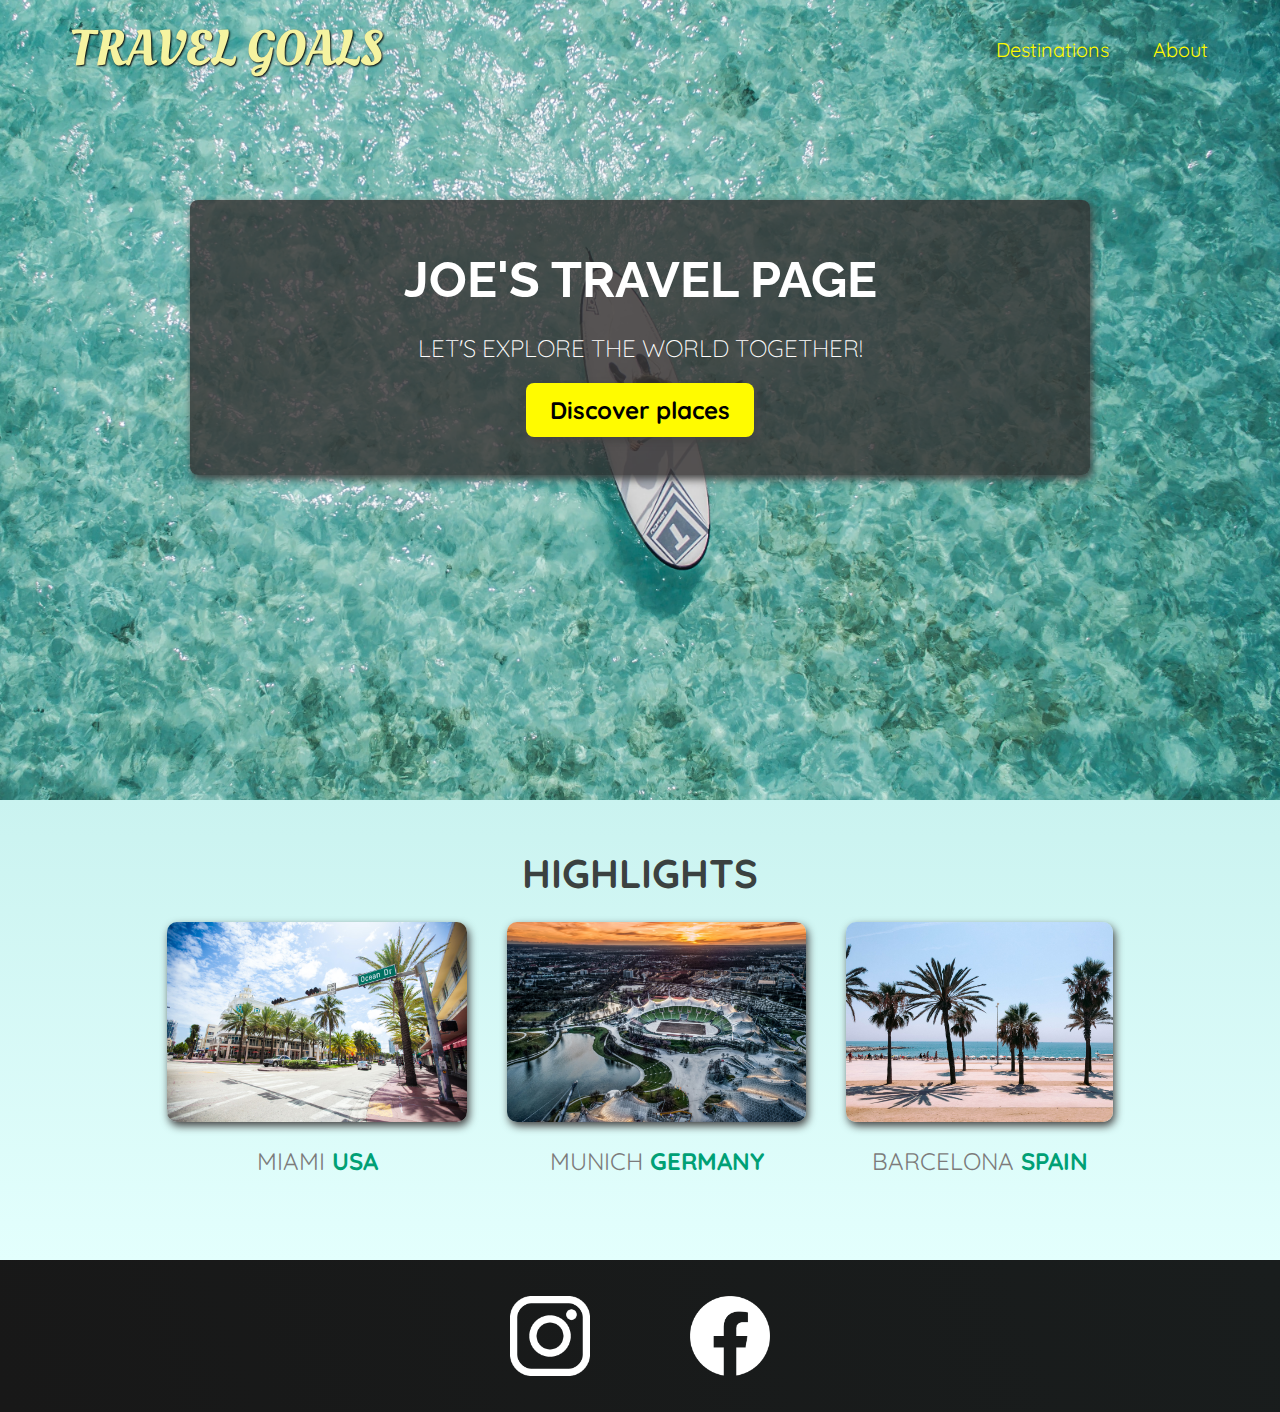
<file: index.html>
<!DOCTYPE html>
<html lang="en">
<head>
    <meta charset="UTF-8">
    <title>Travel Goals</title>
    <link
            href="https://fonts.googleapis.com/css2?family=Raleway:wght@700&family=Oleo+Script:wght@700&family=Quicksand:wght@300;500&display=swap"
            rel="stylesheet"
    />
    <link rel="stylesheet" href="css/shared.css">
    <link rel="stylesheet" href="css/style.css">
</head>
<body>
    <header>
        <div id="page-logo">
            <a href="/index.html">Travel Goals</a>
        </div>
        <nav>
            <ul>
                <li><a href="places.html">Destinations</a></li>
                <li><a href="">About</a></li>
            </ul>
        </nav>
    </header>
    <main>
        <section id="hero" >
            <div id="hero-content">
                <h1>Joe's Travel Page</h1>
                <p>Let's explore the world together!</p>
                <a href="/places.html">Discover places</a>
            </div>
        </section>
        <section id="highlights">
            <h2>HighLights</h2>
            <ul id="destinations">
                <li class="destination">
                    <img src="images/places/miami.jpg"
                         alt="Miami streets on sunny day"
                    />
                    <p>Miami <strong>USA</strong></p>
                </li>
                <li class="destination">
                    <img src="images/places/munich.jpg"
                         alt="Munich stadium in winter"
                    />
                    <p>Munich <strong>Germany</strong></p>
                </li>
                <li class="destination">
                    <img src="images/places/barcelona.jpg"
                         alt="Palm beach in Barcelona"
                    />
                    <p>Barcelona <strong>Spain</strong></p>
                </li>
            </ul>
        </section>
    </main>
    <footer>
        <ul>
            <li>
                <a href="https://www.instagram.com">
                    <img src="images/icons/insta.png" alt="Intagram logo">
                </a>
            </li>
            <li>
                <a href="https://www.facebook.com">
                    <img src="images/icons/facebook.png" alt="Facebook logo">
                </a>
            </li>
        </ul>
    </footer>
</body>
</html>
</file>
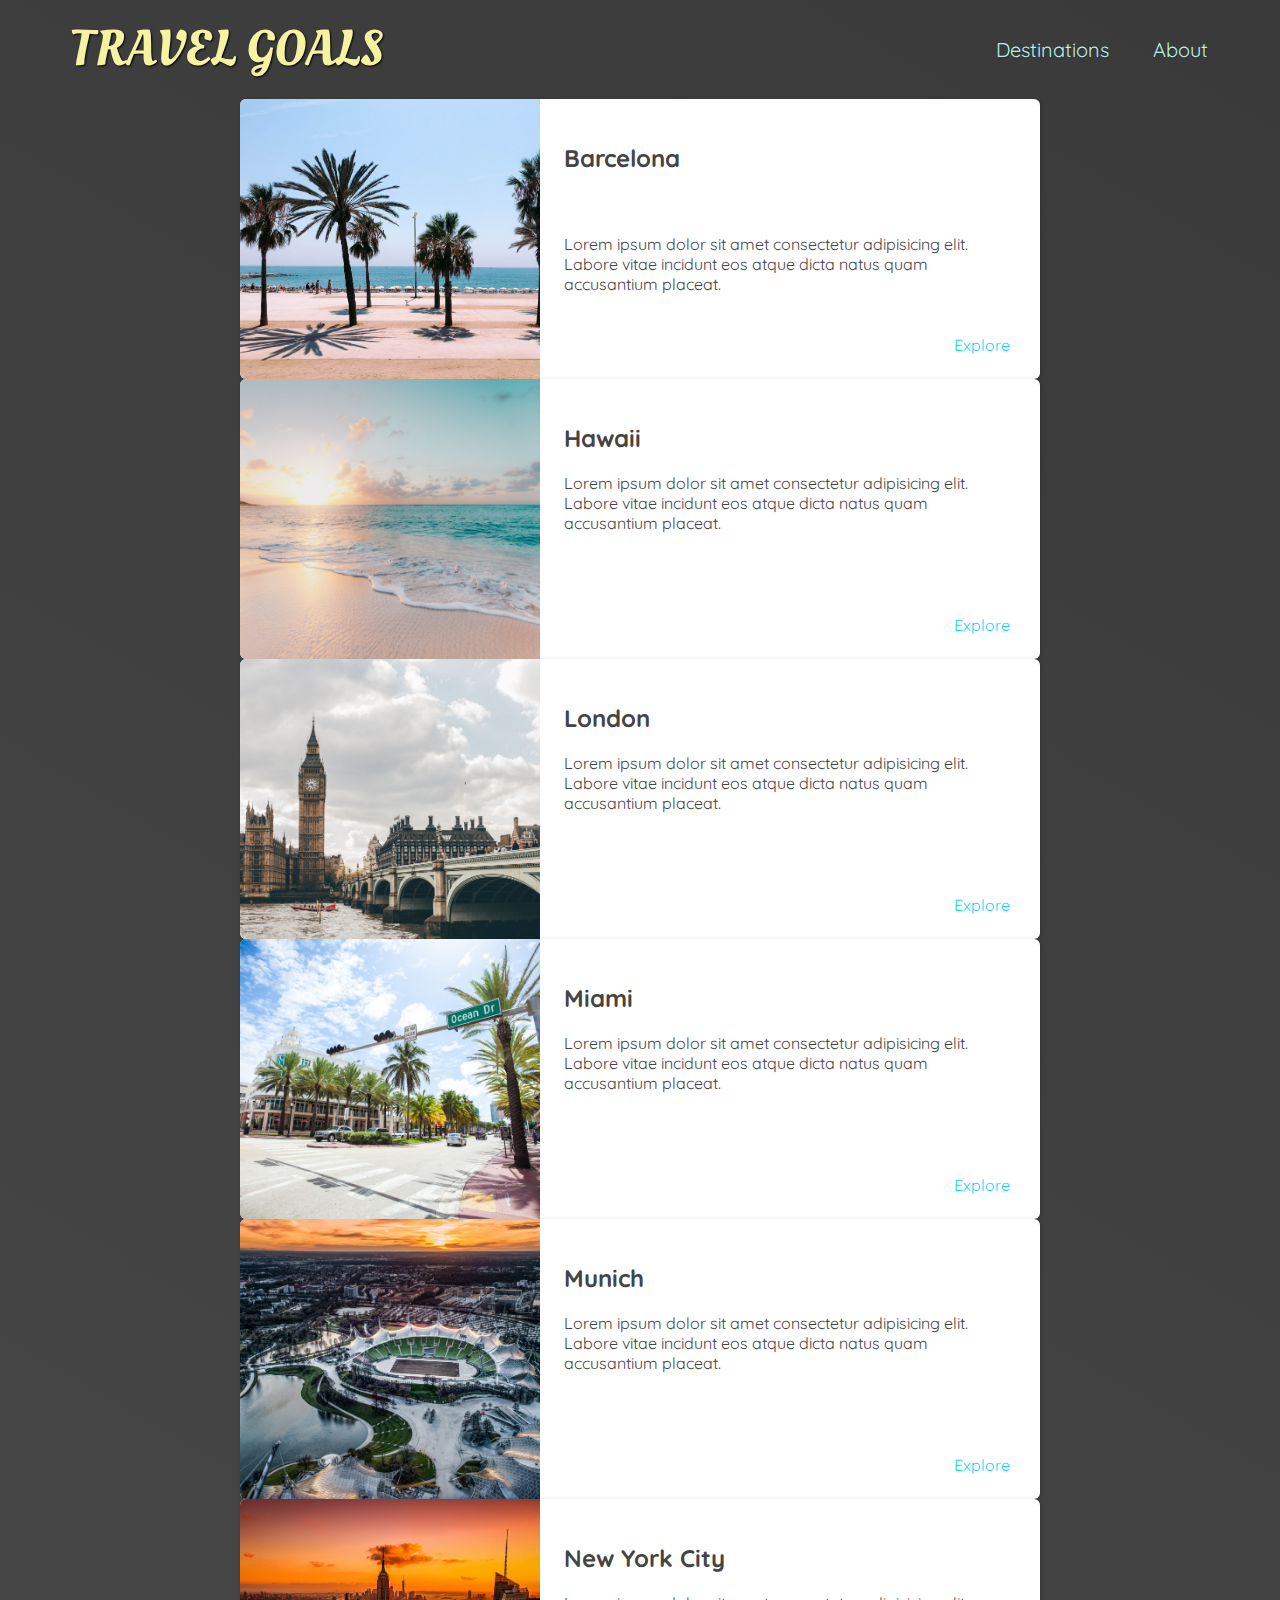
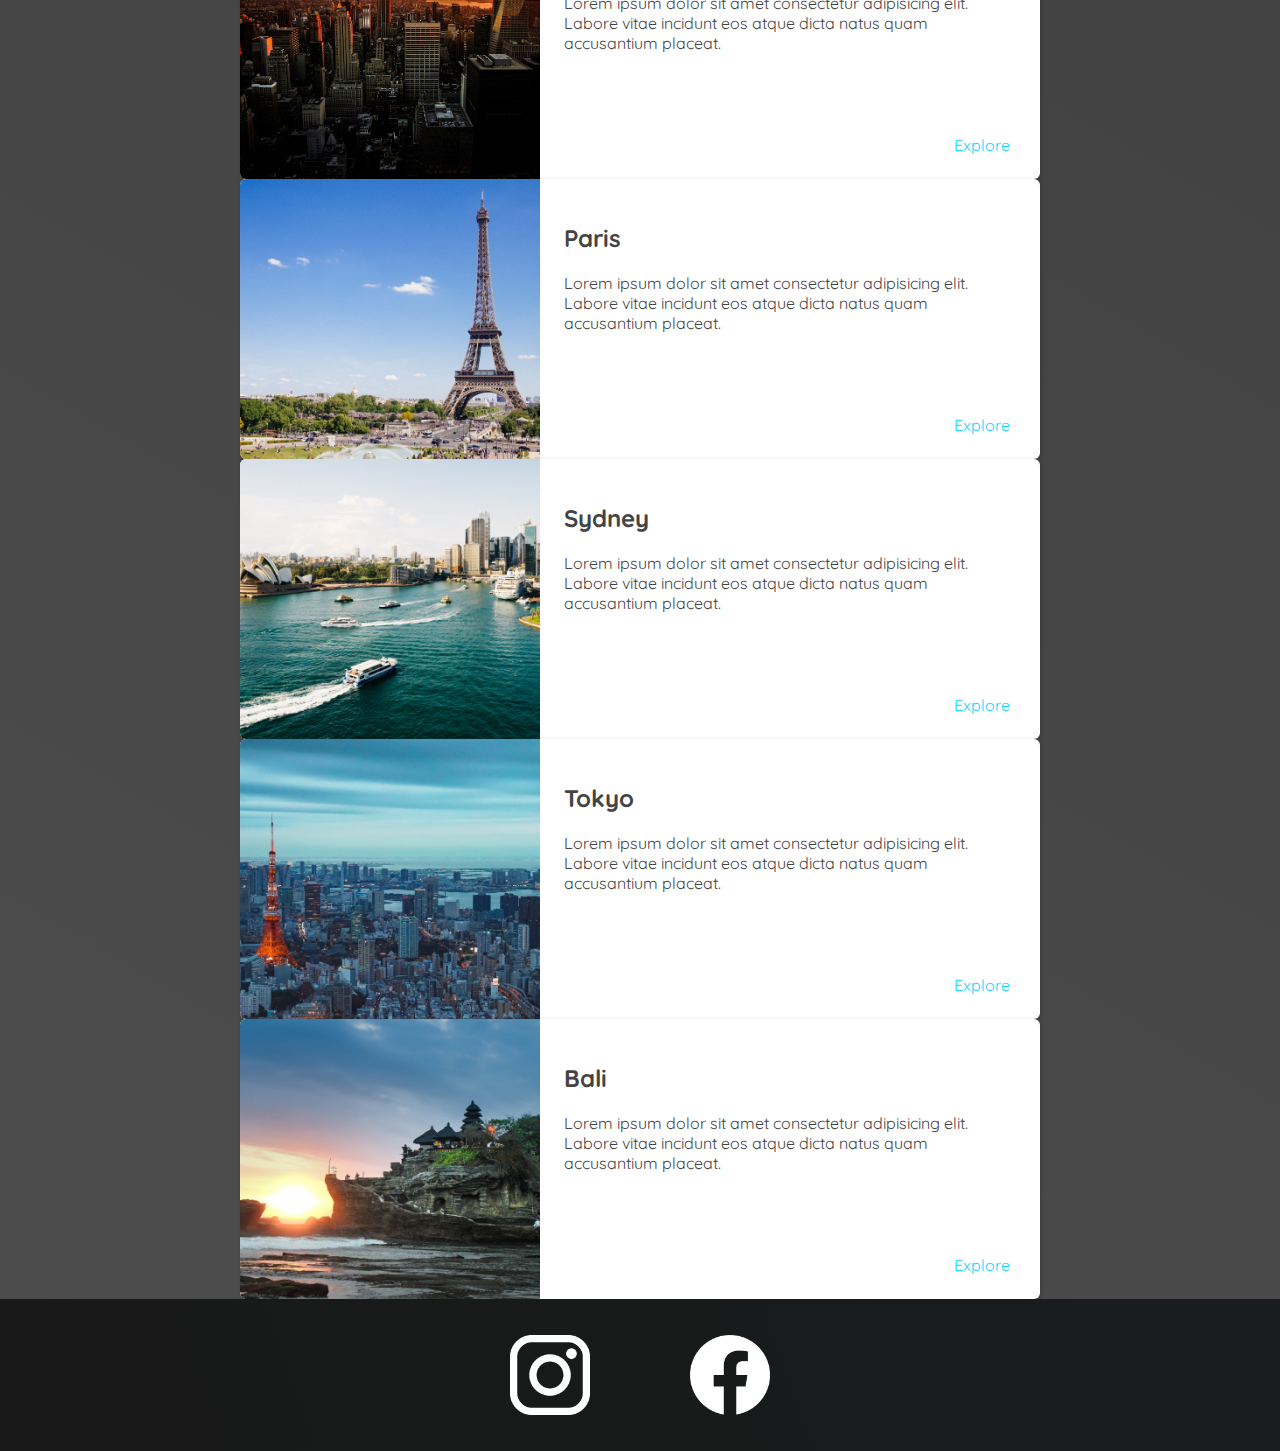
<file: places.html>
<!DOCTYPE html>
<html lang="en">
<head>
    <meta charset="UTF-8" />
    <link
            href="https://fonts.googleapis.com/css2?family=Raleway:wght@700&family=Oleo+Script:wght@700&family=Quicksand:wght@300;500&display=swap"
            rel="stylesheet"
    />
    <link rel="stylesheet" href="css/shared.css" />
    <link rel="stylesheet" href="css/places.css" />
    <title>Travel Goals</title>
</head>
<body>
<header>
    <div id="page-logo">
        <a href="/index.html">Travel Goals</a>
    </div>
    <nav>
        <ul>
            <li><a href="/places.html">Destinations</a></li>
            <li><a href="">About</a></li>
        </ul>
    </nav>
</header>
<main>
    <ul>
        <li>
            <img src="images/places/barcelona.jpg" alt="City of Barcelona" />
            <div class="item-content">
                <h2>Barcelona</h2>
                <p>
                    Lorem ipsum dolor sit amet consectetur adipisicing elit. Labore
                    vitae incidunt eos atque dicta natus quam accusantium placeat.
                </p>
                <div class="actions">
                    <a href="https://en.wikipedia.org/wiki/Barcelona">Explore</a>
                </div>
            </div>
        </li>
        <li>
            <img src="images/places/hawaii.jpg" alt="Hawaii beach" />
            <div class="item-content">
                <div>
                    <h2>Hawaii</h2>
                    <p>
                        Lorem ipsum dolor sit amet consectetur adipisicing elit. Labore
                        vitae incidunt eos atque dicta natus quam accusantium placeat.
                    </p>
                </div>
                <div class="actions">
                    <a href="https://en.wikipedia.org/wiki/Hawaii">Explore</a>
                </div>
            </div>
        </li>
        <li>
            <img src="images/places/london.jpg" alt="London city" />
            <div class="item-content">
                <div>
                    <h2>London</h2>
                    <p>
                        Lorem ipsum dolor sit amet consectetur adipisicing elit. Labore
                        vitae incidunt eos atque dicta natus quam accusantium placeat.
                    </p>
                </div>
                <div class="actions">
                    <a href="https://en.wikipedia.org/wiki/London">Explore</a>
                </div>
            </div>
        </li>
        <li>
            <img src="images/places/miami.jpg" alt="Miami streets" />
            <div class="item-content">
                <div>
                    <h2>Miami</h2>
                    <p>
                        Lorem ipsum dolor sit amet consectetur adipisicing elit. Labore
                        vitae incidunt eos atque dicta natus quam accusantium placeat.
                    </p>
                </div>
                <div class="actions">
                    <a href="https://en.wikipedia.org/wiki/Miami">Explore</a>
                </div>
            </div>
        </li>
        <li>
            <img src="images/places/munich.jpg" alt="Munich football stadium" />
            <div class="item-content">
                <div>
                    <h2>Munich</h2>
                    <p>
                        Lorem ipsum dolor sit amet consectetur adipisicing elit. Labore
                        vitae incidunt eos atque dicta natus quam accusantium placeat.
                    </p>
                </div>
                <div class="actions">
                    <a href="https://en.wikipedia.org/wiki/Munich">Explore</a>
                </div>
            </div>
        </li>
        <li>
            <img src="images/places/new-york-city.jpg" alt="New York City skyline" />
            <div class="item-content">
                <div>
                    <h2>New York City</h2>
                    <p>
                        Lorem ipsum dolor sit amet consectetur adipisicing elit. Labore
                        vitae incidunt eos atque dicta natus quam accusantium placeat.
                    </p>
                </div>
                <div class="actions">
                    <a href="https://en.wikipedia.org/wiki/New_York_City"
                    >Explore</a
                    >
                </div>
            </div>
        </li>
        <li>
            <img src="images/places/paris.jpg" alt="Paris city" />
            <div class="item-content">
                <div>
                    <h2>Paris</h2>
                    <p>
                        Lorem ipsum dolor sit amet consectetur adipisicing elit. Labore
                        vitae incidunt eos atque dicta natus quam accusantium placeat.
                    </p>
                </div>
                <div class="actions">
                    <a href="https://en.wikipedia.org/wiki/Paris">Explore</a>
                </div>
            </div>
        </li>
        <li>
            <img src="images/places/sydney.jpg" alt="Sydney beach" />
            <div class="item-content">
                <div>
                    <h2>Sydney</h2>
                    <p>
                        Lorem ipsum dolor sit amet consectetur adipisicing elit. Labore
                        vitae incidunt eos atque dicta natus quam accusantium placeat.
                    </p>
                </div>
                <div class="actions">
                    <a href="https://en.wikipedia.org/wiki/Sydney">Explore</a>
                </div>
            </div>
        </li>
        <li>
            <img src="images/places/tokyo.jpg" alt="Tokyo skyline" />
            <div class="item-content">
                <div>
                    <h2>Tokyo</h2>
                    <p>
                        Lorem ipsum dolor sit amet consectetur adipisicing elit. Labore
                        vitae incidunt eos atque dicta natus quam accusantium placeat.
                    </p>
                </div>
                <div class="actions">
                    <a href="https://en.wikipedia.org/wiki/Tokyo">Explore</a>
                </div>
            </div>
        </li>
        <li>
            <img src="images/places/bali.jpg" alt="Bali beach" />
            <div class="item-content">
                <div>
                    <h2>Bali</h2>
                    <p>
                        Lorem ipsum dolor sit amet consectetur adipisicing elit. Labore
                        vitae incidunt eos atque dicta natus quam accusantium placeat.
                    </p>
                </div>
                <div class="actions">
                    <a href="https://en.wikipedia.org/wiki/Bali">Explore</a>
                </div>
            </div>
        </li>
    </ul>

</main>
<footer>
    <ul>
        <li>
            <a href="https://www.instagram.com">
                <img src="images/icons/insta.png" alt="Instagram logo"
                /></a>
        </li>
        <li>
            <a href="https://www.facebook.com">
                <img src="images/icons/facebook.png" alt="Facebook logo"
                /></a>
        </li>
    </ul>
</footer>
</body>
</html>
</file>
<file: css/shared.css>
body {
    font-family: "Quicksand", sans-serif;
    margin: 0;
}

ul {
    list-style: none;
    margin: 0;
    padding: 0;
}

header {
    display: flex;
    justify-content: space-between;
    align-items: center;
    padding: 15px 60px;
    position: absolute;
    width: 100%;
    top: 0;
    left: 0;
    box-sizing: border-box;
}

#page-logo a {
    padding: 10px;
    font-family: "Oleo Script", sans-serif;
    color: rgb(245, 243, 160);
    font-size: 50px;
    text-decoration: none;
    text-transform: uppercase;
    text-shadow: 1px 1px 2px rgb(0, 0, 0);
}

header ul {
    display: flex;
}

header li {
    margin-left: 20px;
}
header a {
    color: rgb(255, 251, 0);
    text-decoration: none;
    font-size: 20px;
    padding: 12px;
    text-shadow: 1px 1px 2px rgba(0, 0, 0, 0.2);
    border-radius: 6px;
}

header a:hover {
    color: rgb(77, 77, 77);
    background-color: rgb(255, 251, 0);
}
footer{
    background: linear-gradient(70deg, rgb(24, 24, 24), rgb(25, 29, 29));
    padding: 36px 0;
}
footer ul{
    display: flex;
    justify-content: center;
}
footer li{
    width: 80px;
    height: 80px;
    margin: 0 50px;
}
footer img{
    width: 100%;
    height: 100%;
}
</file>
<file: css/style.css>
#hero {
    height: 800px;
    background-image: url("../images/places/ocean.jpg");
    background-position: center;
    background-size: cover;
}

#hero-content {
    width: 900px;
    background-color: rgba(51, 47, 47, 0.8);
    box-shadow: 2px 4px 8px rgb(68, 67, 67);
    border-radius: 8px;
    text-align: center;
    padding: 50px 0;
    margin: 0 auto;
    position: relative;
    top: 200px;
}

#hero-content h1 {
    color: white;
    text-transform: uppercase;
    font-size: 50px;
    font-family: "Raleway", sans-serif;
    margin: 0;
}

#hero-content p {
    color: white;
    text-transform: uppercase;
    font-size: 24px;
    font-weight: 300;
    margin-bottom: 32px;
}

#hero-content a {
    text-decoration: none;
    background-color: rgb(255, 251, 0);
    padding: 12px 24px;
    color: black;
    font-size: 24px;
    font-weight: bold;
    border-radius: 8px;
    box-shadow: 2px 4px 8px rgb(68, 67, 67);
}

#hero-content a:hover {
    background-color: rgb(255, 238, 0);
}

#highlights {
    padding: 24px;
    background: linear-gradient(0deg, rgb(227, 255, 253), rgb(202, 243, 240));
}

#highlights h2 {
    text-transform: uppercase;
    text-align: center;
    font-size: 40px;
    color: rgb(59, 65, 64);
    margin: 24px 0;
}

#destinations {
    display: flex;
    justify-content: center;
    width: 90%;
    margin: auto;
    margin-bottom: 40px;
}

.destination {
    margin: 0 20px;
    text-transform: uppercase;
}

.destination p {
    text-align: center;
    font-size: 24px;
    color: rgb(124, 123, 123);
    margin: 20px 0;
}

.destination img {
    height: 200px;
    width: 100%;
    box-shadow: 2px 4px 8px rgb(68, 67, 67);
    border-radius: 10px;
    object-fit: cover;
}

.destination strong {
    color: rgb(0, 160, 117);
}
</file>
<file: css/places.css>
body {
    background: linear-gradient(30deg, rgb(77, 77, 77), rgb(58, 58, 58));
    color: rgb(68,68,68);
}

header {
    position: static;
}
header a{
    color: rgb(183,239,235);

}
header nav a:hover{
    background-color: rgb(183,239,235);
    color: rgb(59,59,59);
}
main ul {
    width: 800px;
    margin: 0 auto;
}

main li {
    display: flex;
    background-color: white;
    box-shadow: 1px 1px 4px rgba(0,0,0,0.2);
    border-radius: 6px;
    overflow: hidden;
}
li:nth-of-type(3) {
    grid-column: 1 / span 2;
}

main li img {
    width: 300px;
    height: 280px;
    object-fit: cover;
}

.item-content {
    padding: 24px;
    display: flex;
    flex-direction: column;
    justify-content: space-between;
}
.actions{
    text-align: right;
}
.actions a{
    text-decoration: none;
    padding: 6px;
    color: rgb(22,211,288);
    border-radius: 5px;
}
.actions a:hover{
    background-color: rgb(235,253,255);

}
</file>
